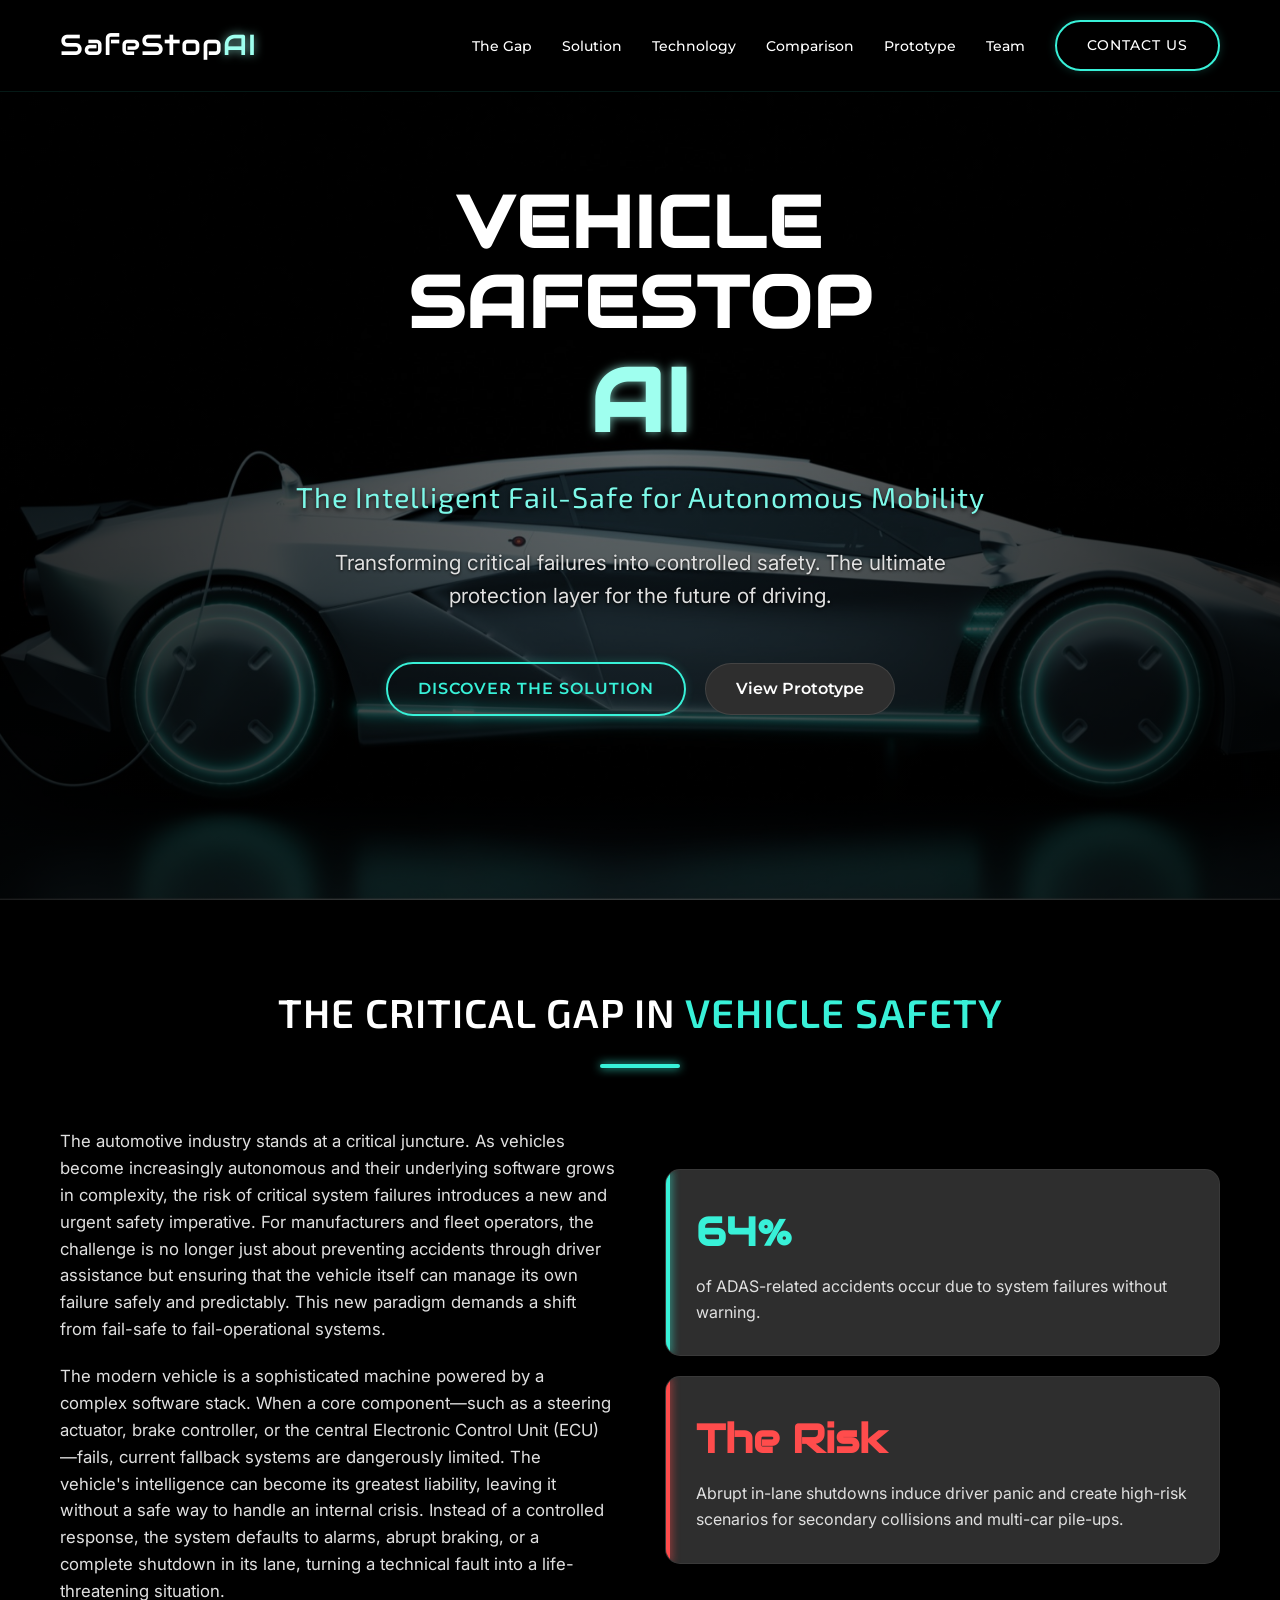
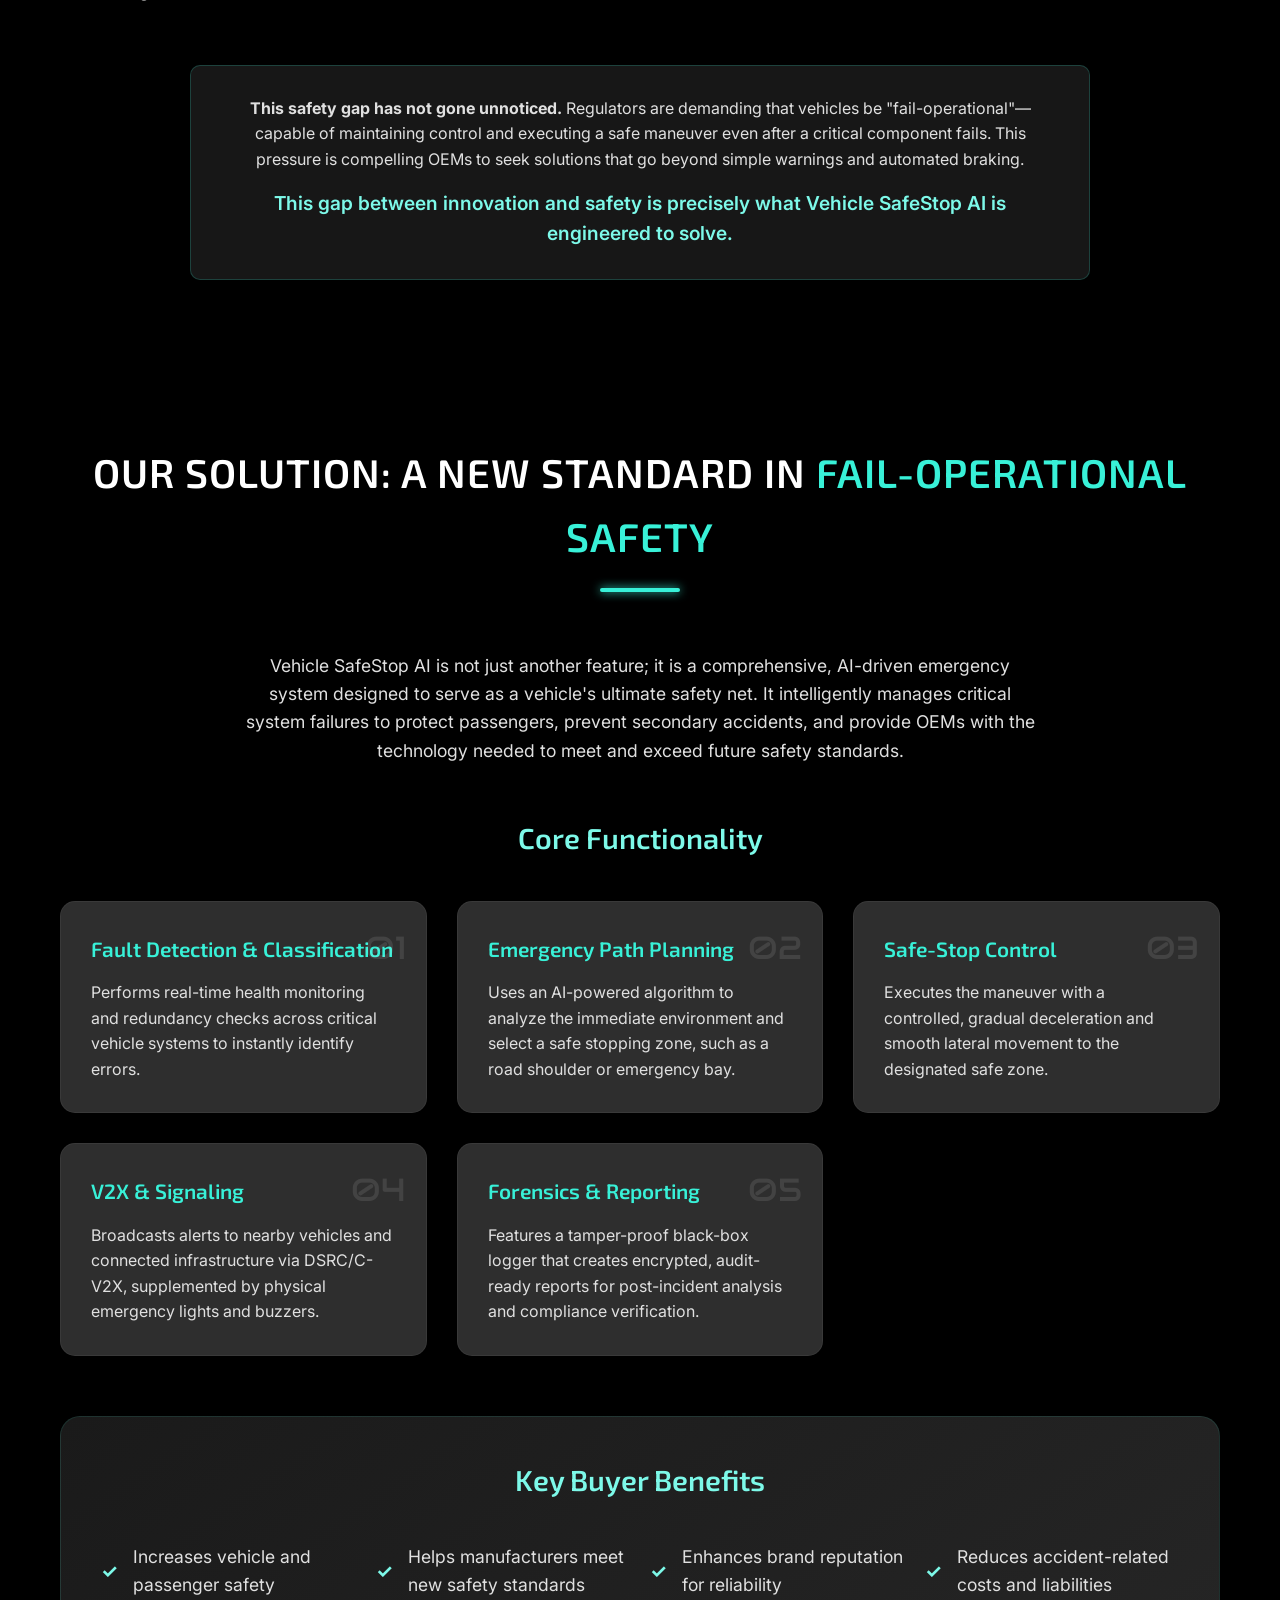
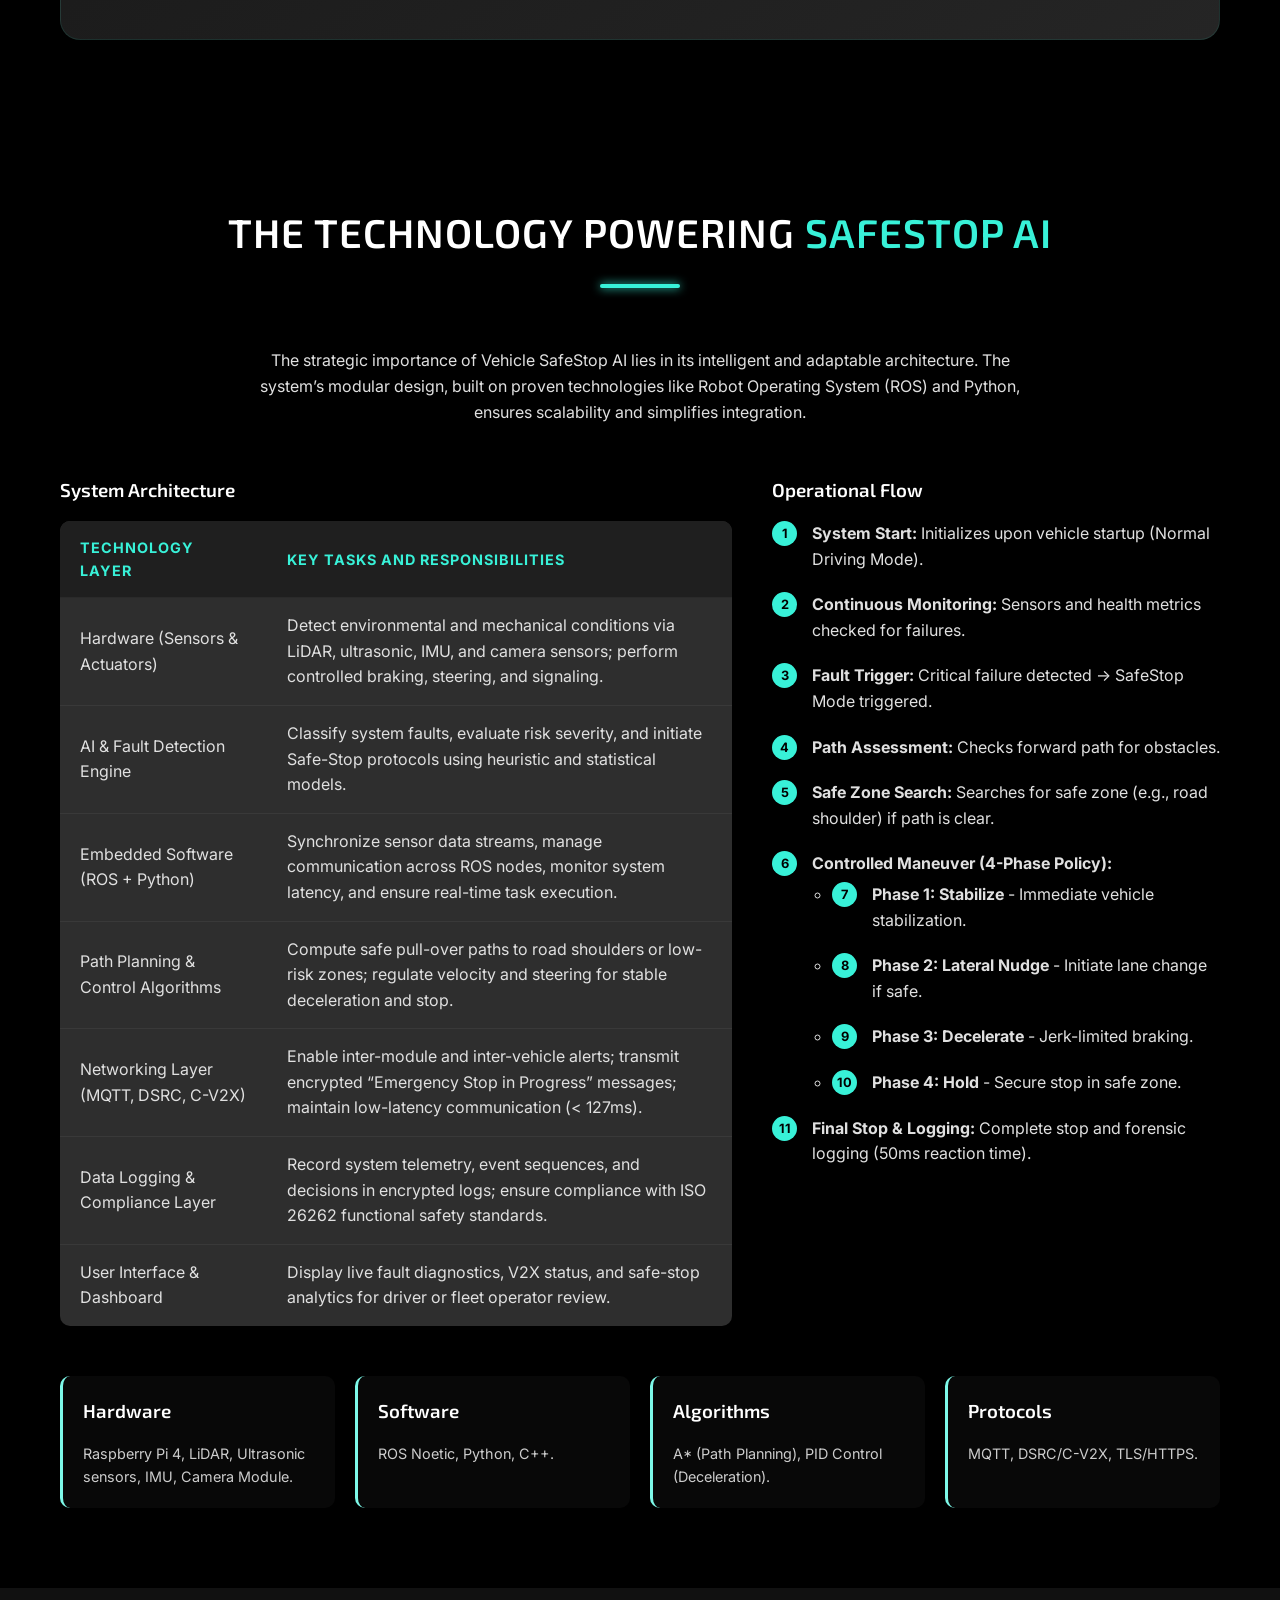
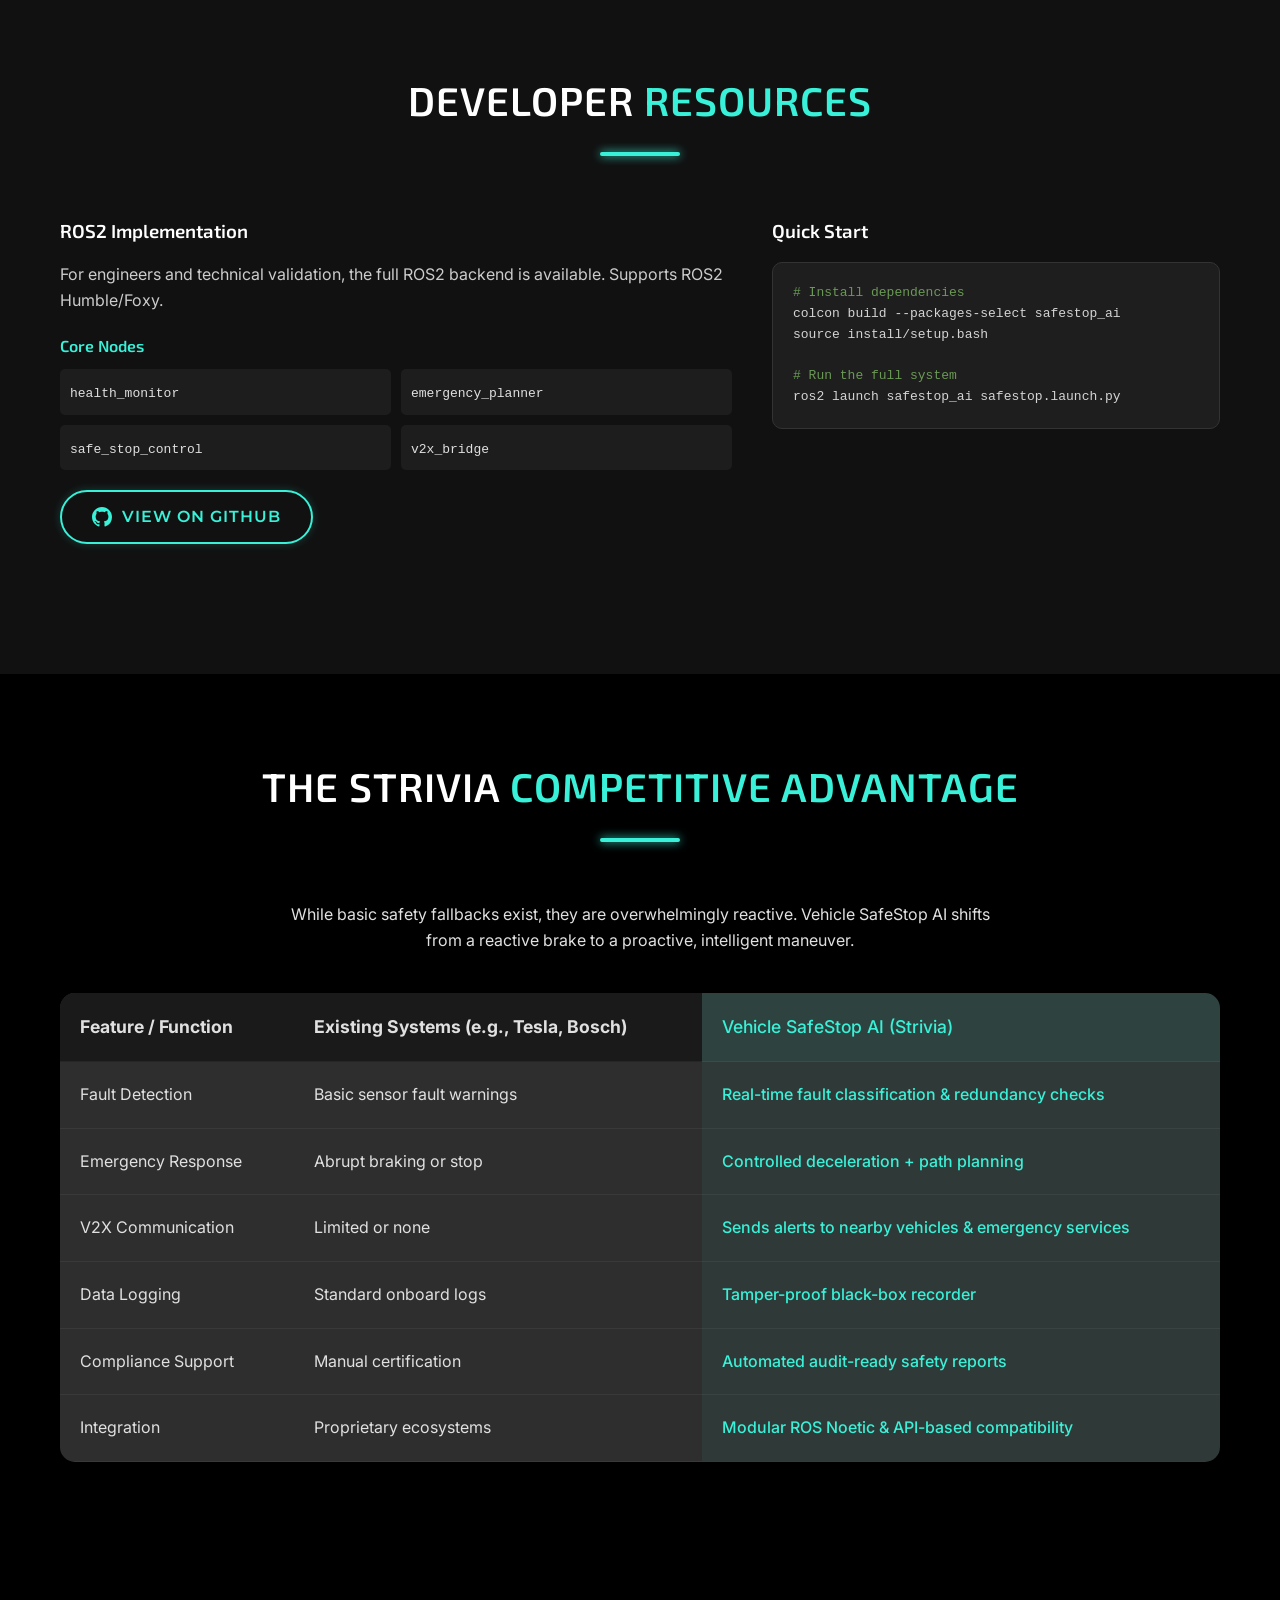
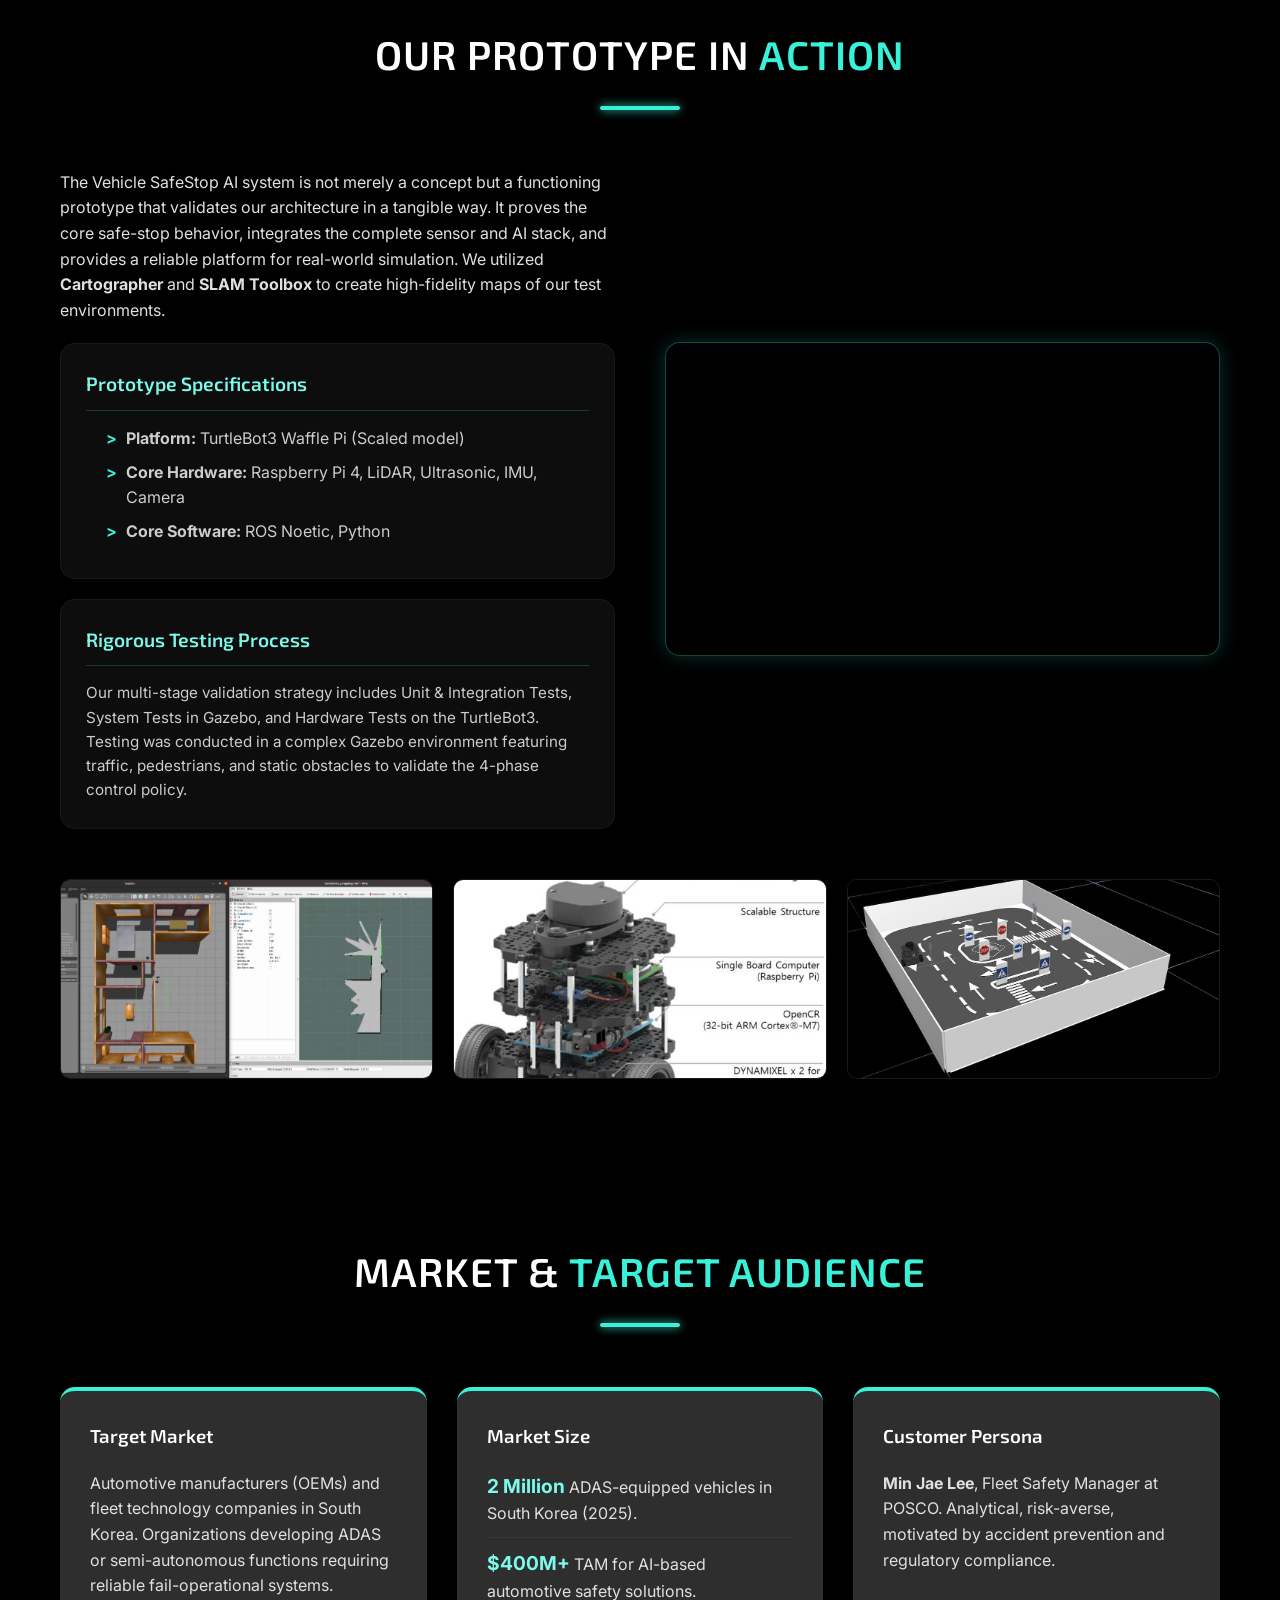
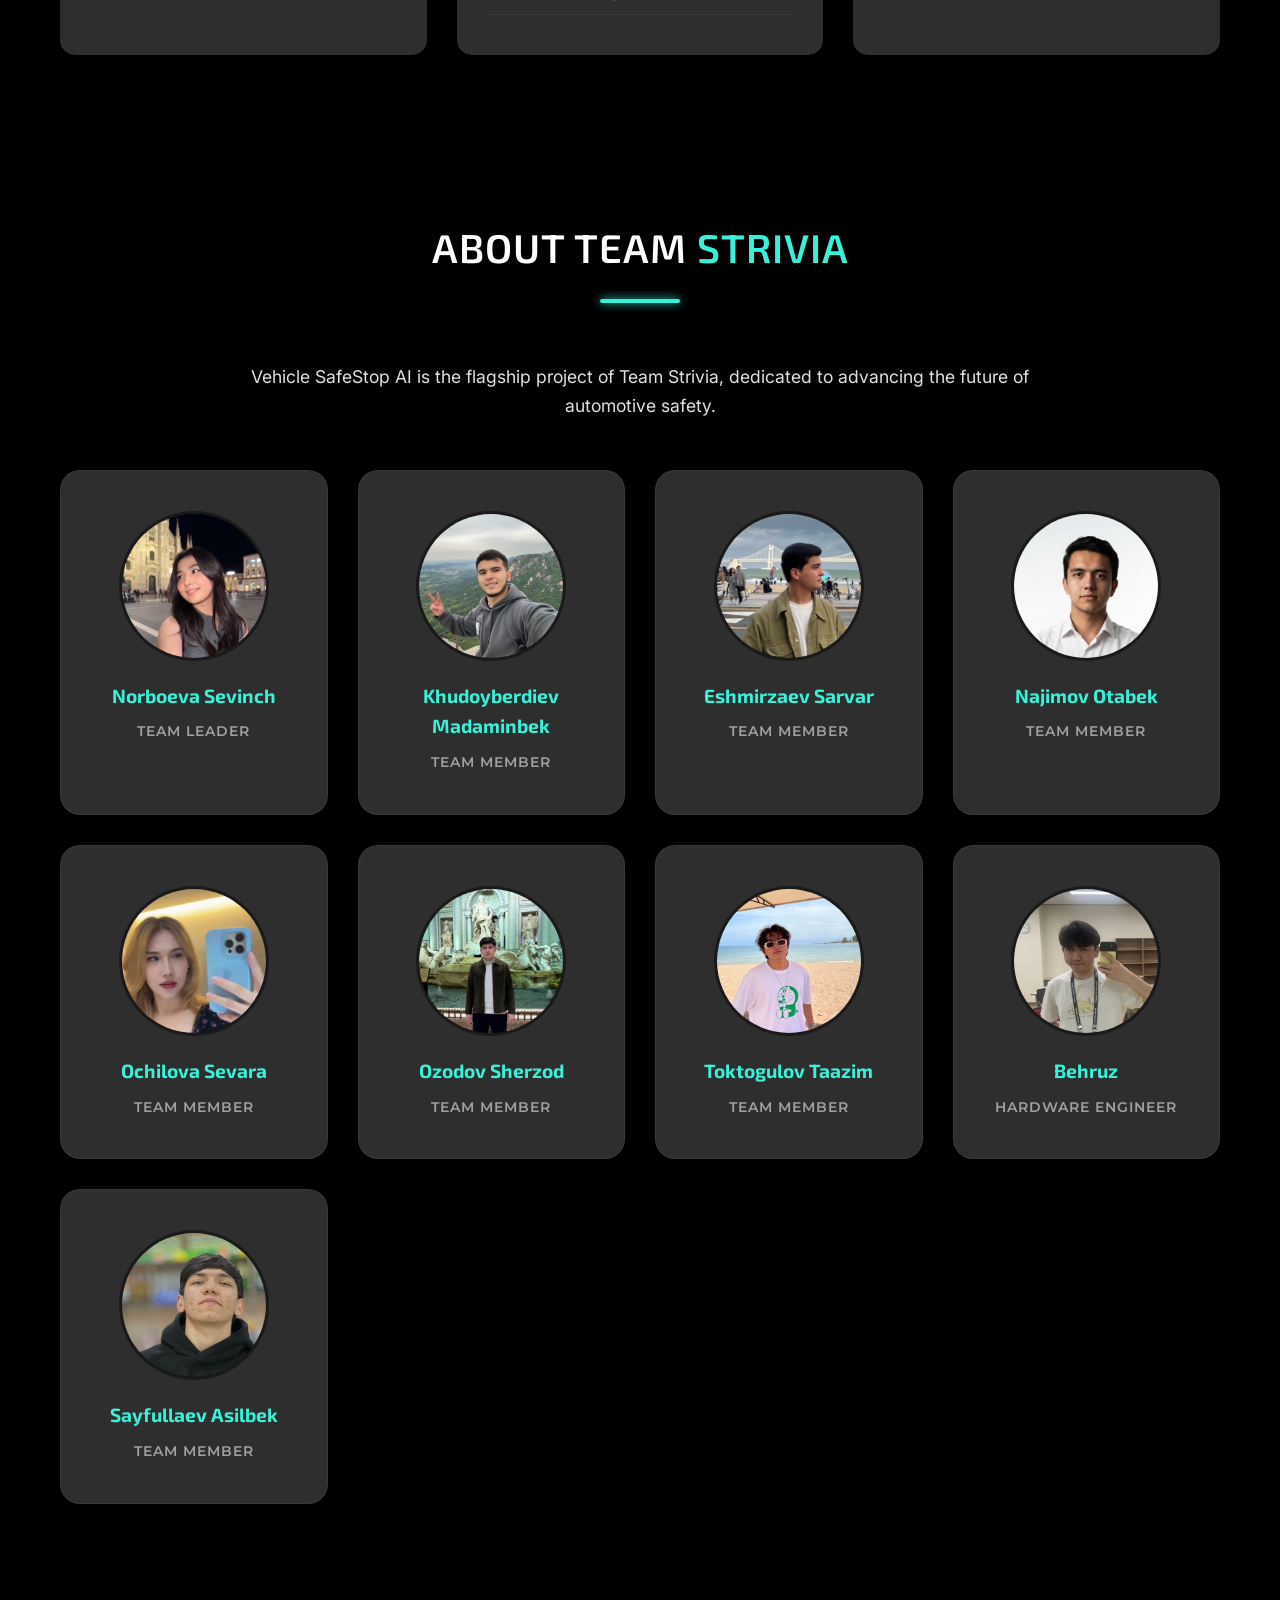
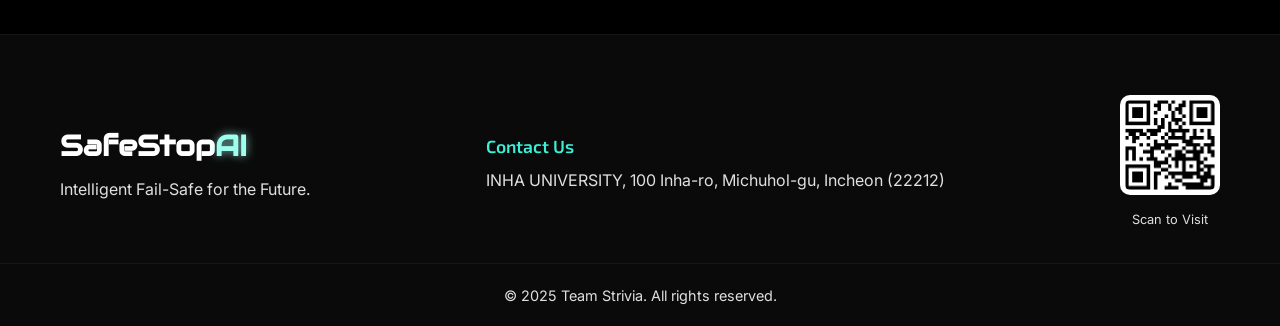
<file: index.html>
<!DOCTYPE html>
<html lang="en">

<head>
    <meta charset="UTF-8">
    <meta name="viewport" content="width=device-width, initial-scale=1.0">
    <title>Vehicle SafeStop AI | Intelligent Fail-Safe for the Future</title>
    <meta name="description"
        content="Vehicle SafeStop AI: Intelligent Fail-Safe for the Future of Driving. A modular fail-safe system for autonomous vehicle safety.">

    <!-- Google Fonts -->
    <link rel="preconnect" href="https://fonts.googleapis.com">
    <link rel="preconnect" href="https://fonts.gstatic.com" crossorigin>
    <link
        href="https://fonts.googleapis.com/css2?family=Audiowide&family=Exo+2:wght@400;600;700&family=Inter:wght@300;400;500&family=Montserrat:wght@500;600&family=Poppins:wght@400;500;600&display=swap"
        rel="stylesheet">

    <link rel="icon" href="assets/images/icons/favicon.svg" type="image/svg+xml">
    <link rel="stylesheet" href="assets/css/style.css">
</head>

<body>

    <!-- Navigation -->
    <nav class="navbar">
        <div class="container nav-container">
            <a href="#" class="logo">SafeStop<span class="neon-text">AI</span></a>
            <button class="mobile-menu-btn" aria-label="Toggle navigation">
                <span></span>
                <span></span>
                <span></span>
            </button>
            <ul class="nav-links">
                <li><a href="#problem">The Gap</a></li>
                <li><a href="#solution">Solution</a></li>
                <li><a href="#technology">Technology</a></li>
                <li><a href="#comparison">Comparison</a></li>
                <li><a href="#prototype">Prototype</a></li>
                <li><a href="#team">Team</a></li>
                <li><a href="#contact" class="btn-primary">Contact Us</a></li>
            </ul>
        </div>
    </nav>

    <!-- Hero Section -->
    <header class="hero">
        <div class="hero-bg-overlay"></div>
        <img src="assets/images/hero/hero-image.jpg" alt="Vehicle SafeStop AI Hero Background" class="hero-bg-img"
            width="1920" height="1080" fetchpriority="high">
        <div class="container hero-content">
            <h1 class="hero-title">Vehicle SafeStop <br><span class="neon-text">AI</span></h1>
            <p class="hero-subtitle">The Intelligent Fail-Safe for Autonomous Mobility</p>
            <p class="hero-description">Transforming critical failures into controlled safety. The ultimate protection
                layer for the future of driving.</p>
            <div class="hero-btns">
                <a href="#solution" class="btn-primary">Discover the Solution</a>
                <a href="#prototype" class="btn-secondary">View Prototype</a>
            </div>
        </div>
        <!-- Using hero-image.png as a background or side element if suitable, here as background via CSS or img tag -->
        <!-- Ideally this would be a background image, but putting it here for structure if needed, or handled in CSS -->
    </header>

    <!-- Problem Section -->
    <section id="problem" class="section problem-section">
        <div class="container">
            <div class="section-header">
                <h2>The Critical Gap in <span class="highlight">Vehicle Safety</span></h2>
                <div class="divider"></div>
            </div>

            <div class="problem-grid">
                <div class="problem-text">
                    <p>The automotive industry stands at a critical juncture. As vehicles become increasingly autonomous
                        and their underlying software grows in complexity, the risk of critical system failures
                        introduces a new and urgent safety imperative. For manufacturers and fleet operators, the
                        challenge is no longer just about preventing accidents through driver assistance but ensuring
                        that the vehicle itself can manage its own failure safely and predictably. This new paradigm
                        demands a shift from fail-safe to fail-operational systems.</p>
                    <p>The modern vehicle is a sophisticated machine powered by a complex software stack. When a core
                        component—such as a steering actuator, brake controller, or the central Electronic Control Unit
                        (ECU)—fails, current fallback systems are dangerously limited. The vehicle's intelligence can
                        become its greatest liability, leaving it without a safe way to handle an internal crisis.
                        Instead of a controlled response, the system defaults to alarms, abrupt braking, or a complete
                        shutdown in its lane, turning a technical fault into a life-threatening situation.</p>
                </div>
                <div class="problem-stats">
                    <div class="stat-card">
                        <h3>64%</h3>
                        <p>of ADAS-related accidents occur due to system failures without warning.</p>
                    </div>
                    <div class="stat-card warning">
                        <h3>The Risk</h3>
                        <p>Abrupt in-lane shutdowns induce driver panic and create high-risk scenarios for secondary
                            collisions and multi-car pile-ups.</p>
                    </div>
                </div>
            </div>

            <div class="problem-footer">
                <p><strong>This safety gap has not gone unnoticed.</strong> Regulators are demanding that vehicles be
                    "fail-operational"—capable of maintaining control and executing a safe maneuver even after a
                    critical component fails. This pressure is compelling OEMs to seek solutions that go beyond simple
                    warnings and automated braking.</p>
                <p class="highlight-text">This gap between innovation and safety is precisely what Vehicle SafeStop AI
                    is engineered to solve.</p>
            </div>
        </div>
    </section>

    <!-- Solution Section -->
    <section id="solution" class="section solution-section">
        <div class="container">
            <div class="section-header">
                <h2>Our Solution: A New Standard in <span class="highlight">Fail-Operational Safety</span></h2>
                <div class="divider"></div>
            </div>

            <div class="solution-intro">
                <p>Vehicle SafeStop AI is not just another feature; it is a comprehensive, AI-driven emergency system
                    designed to serve as a vehicle's ultimate safety net. It intelligently manages critical system
                    failures to protect passengers, prevent secondary accidents, and provide OEMs with the technology
                    needed to meet and exceed future safety standards.</p>
            </div>

            <h3 class="subsection-title">Core Functionality</h3>
            <div class="features-grid">
                <div class="feature-card">
                    <div class="icon-box">01</div>
                    <h4>Fault Detection & Classification</h4>
                    <p>Performs real-time health monitoring and redundancy checks across critical vehicle systems to
                        instantly identify errors.</p>
                </div>
                <div class="feature-card">
                    <div class="icon-box">02</div>
                    <h4>Emergency Path Planning</h4>
                    <p>Uses an AI-powered algorithm to analyze the immediate environment and select a safe stopping
                        zone, such as a road shoulder or emergency bay.</p>
                </div>
                <div class="feature-card">
                    <div class="icon-box">03</div>
                    <h4>Safe-Stop Control</h4>
                    <p>Executes the maneuver with a controlled, gradual deceleration and smooth lateral movement to the
                        designated safe zone.</p>
                </div>
                <div class="feature-card">
                    <div class="icon-box">04</div>
                    <h4>V2X & Signaling</h4>
                    <p>Broadcasts alerts to nearby vehicles and connected infrastructure via DSRC/C-V2X, supplemented by
                        physical emergency lights and buzzers.</p>
                </div>
                <div class="feature-card">
                    <div class="icon-box">05</div>
                    <h4>Forensics & Reporting</h4>
                    <p>Features a tamper-proof black-box logger that creates encrypted, audit-ready reports for
                        post-incident analysis and compliance verification.</p>
                </div>
            </div>

            <div class="benefits-container">
                <h3 class="subsection-title">Key Buyer Benefits</h3>
                <ul class="benefits-list">
                    <li><span class="check-icon">✓</span> Increases vehicle and passenger safety</li>
                    <li><span class="check-icon">✓</span> Helps manufacturers meet new safety standards</li>
                    <li><span class="check-icon">✓</span> Enhances brand reputation for reliability</li>
                    <li><span class="check-icon">✓</span> Reduces accident-related costs and liabilities</li>
                </ul>
            </div>
        </div>
    </section>

    <!-- Technology Section -->
    <section id="technology" class="section tech-section">
        <div class="container">
            <div class="section-header">
                <h2>The Technology Powering <span class="highlight">SafeStop AI</span></h2>
                <div class="divider"></div>
            </div>

            <p class="tech-intro">The strategic importance of Vehicle SafeStop AI lies in its intelligent and adaptable
                architecture. The system’s modular design, built on proven technologies like Robot Operating System
                (ROS) and Python, ensures scalability and simplifies integration.</p>

            <div class="tech-content">
                <div class="tech-architecture">
                    <h3>System Architecture</h3>
                    <div class="table-responsive">
                        <table class="tech-table">
                            <thead>
                                <tr>
                                    <th>Technology Layer</th>
                                    <th>Key Tasks and Responsibilities</th>
                                </tr>
                            </thead>
                            <tbody>
                                <tr>
                                    <td>Hardware (Sensors & Actuators)</td>
                                    <td>Detect environmental and mechanical conditions via LiDAR, ultrasonic, IMU, and
                                        camera sensors; perform controlled braking, steering, and signaling.</td>
                                </tr>
                                <tr>
                                    <td>AI & Fault Detection Engine</td>
                                    <td>Classify system faults, evaluate risk severity, and initiate Safe-Stop protocols
                                        using heuristic and statistical models.</td>
                                </tr>
                                <tr>
                                    <td>Embedded Software (ROS + Python)</td>
                                    <td>Synchronize sensor data streams, manage communication across ROS nodes, monitor
                                        system latency, and ensure real-time task execution.</td>
                                </tr>
                                <tr>
                                    <td>Path Planning & Control Algorithms</td>
                                    <td>Compute safe pull-over paths to road shoulders or low-risk zones; regulate
                                        velocity and steering for stable deceleration and stop.</td>
                                </tr>
                                <tr>
                                    <td>Networking Layer (MQTT, DSRC, C-V2X)</td>
                                    <td class="highlight-col">Enable inter-module and inter-vehicle alerts; transmit
                                        encrypted “Emergency Stop
                                        in Progress” messages; maintain low-latency communication (< 127ms).</td>
                                </tr>
                                <tr>
                                    <td>Data Logging & Compliance Layer</td>
                                    <td>Record system telemetry, event sequences, and decisions in encrypted logs;
                                        ensure compliance with ISO 26262 functional safety standards.</td>
                                </tr>
                                <tr>
                                    <td>User Interface & Dashboard</td>
                                    <td>Display live fault diagnostics, V2X status, and safe-stop analytics for driver
                                        or fleet operator review.</td>
                                </tr>
                            </tbody>
                        </table>
                    </div>
                </div>

                <div class="operational-flow">
                    <h3>Operational Flow</h3>
                    <ol class="flow-steps">
                        <li><strong>System Start:</strong> Initializes upon vehicle startup (Normal Driving Mode).</li>
                        <li><strong>Continuous Monitoring:</strong> Sensors and health metrics checked for failures.
                        </li>
                        <li><strong>Fault Trigger:</strong> Critical failure detected -> SafeStop Mode triggered.</li>
                        <li><strong>Path Assessment:</strong> Checks forward path for obstacles.</li>
                        <li><strong>Safe Zone Search:</strong> Searches for safe zone (e.g., road shoulder) if path is
                            clear.</li>
                        <li><strong>Controlled Maneuver (4-Phase Policy):</strong>
                            <ul style="padding-left: 20px; margin-top: 5px; list-style: circle;">
                                <li><strong>Phase 1: Stabilize</strong> - Immediate vehicle stabilization.</li>
                                <li><strong>Phase 2: Lateral Nudge</strong> - Initiate lane change if safe.</li>
                                <li><strong>Phase 3: Decelerate</strong> - Jerk-limited braking.</li>
                                <li><strong>Phase 4: Hold</strong> - Secure stop in safe zone.</li>
                            </ul>
                        </li>
                        <li><strong>Final Stop & Logging:</strong> Complete stop and forensic logging (50ms reaction
                            time).</li>
                    </ol>
                </div>
            </div>

            <div class="core-tech-grid">
                <div class="tech-item">
                    <h3>Hardware</h3>
                    <p>Raspberry Pi 4, LiDAR, Ultrasonic sensors, IMU, Camera Module.</p>
                </div>
                <div class="tech-item">
                    <h3>Software</h3>
                    <p>ROS Noetic, Python, C++.</p>
                </div>
                <div class="tech-item">
                    <h3>Algorithms</h3>
                    <p>A* (Path Planning), PID Control (Deceleration).</p>
                </div>
                <div class="tech-item">
                    <h3>Protocols</h3>
                    <p>MQTT, DSRC/C-V2X, TLS/HTTPS.</p>
                </div>
            </div>
        </div>
    </section>

    <!-- Developer Resources Section -->
    <section id="developer" class="section dev-section" style="background: #111;">
        <div class="container">
            <div class="section-header">
                <h2>Developer <span class="highlight">Resources</span></h2>
                <div class="divider"></div>
            </div>

            <div class="tech-content">
                <div class="tech-architecture">
                    <h3>ROS2 Implementation</h3>
                    <p style="margin-bottom: 20px; color: #ccc;">For engineers and technical validation, the full ROS2
                        backend is available. Supports ROS2 Humble/Foxy.</p>

                    <h4 style="color: var(--electric-teal); margin-bottom: 10px;">Core Nodes</h4>
                    <ul
                        style="list-style: none; display: grid; grid-template-columns: 1fr 1fr; gap: 10px; margin-bottom: 20px;">
                        <li style="background: rgba(255,255,255,0.05); padding: 10px; border-radius: 5px;">
                            <code>health_monitor</code>
                        </li>
                        <li style="background: rgba(255,255,255,0.05); padding: 10px; border-radius: 5px;">
                            <code>emergency_planner</code>
                        </li>
                        <li style="background: rgba(255,255,255,0.05); padding: 10px; border-radius: 5px;">
                            <code>safe_stop_control</code>
                        </li>
                        <li style="background: rgba(255,255,255,0.05); padding: 10px; border-radius: 5px;">
                            <code>v2x_bridge</code>
                        </li>
                    </ul>

                    <a href="https://github.com/NajimovOtabek/SafeStopAI-demo" target="_blank" class="btn-primary"
                        style="display: inline-flex; align-items: center; gap: 10px;">
                        <svg height="20" width="20" viewBox="0 0 16 16" fill="currentColor">
                            <path
                                d="M8 0C3.58 0 0 3.58 0 8c0 3.54 2.29 6.53 5.47 7.59.4.07.55-.17.55-.38 0-.19-.01-.82-.01-1.49-2.01.37-2.53-.49-2.69-.94-.09-.23-.48-.94-.82-1.13-.28-.15-.68-.52-.01-.53.63-.01 1.08.58 1.23.82.72 1.21 1.87.87 2.33.66.07-.52.28-.87.51-1.07-1.78-.2-3.64-.89-3.64-3.95 0-.87.31-1.59.82-2.15-.08-.2-.36-1.02.08-2.12 0 0 .67-.21 2.2.82.64-.18 1.32-.27 2-.27.68 0 1.36.09 2 .27 1.53-1.04 2.2-.82 2.2-.82.44 1.1.16 1.92.08 2.12.51.56.82 1.27.82 2.15 0 3.07-1.87 3.75-3.65 3.95.29.25.54.73.54 1.48 0 1.07-.01 1.93-.01 2.2 0 .21.15.46.55.38A8.013 8.013 0 0016 8c0-4.42-3.58-8-8-8z">
                            </path>
                        </svg>
                        View on GitHub
                    </a>
                </div>

                <div class="operational-flow">
                    <h3>Quick Start</h3>
                    <div
                        style="background: #1e1e1e; padding: 20px; border-radius: 10px; font-family: monospace; color: #d4d4d4; border: 1px solid #333;">
                        <p style="color: #6a9955;"># Install dependencies</p>
                        <p>colcon build --packages-select safestop_ai</p>
                        <p>source install/setup.bash</p>
                        <br>
                        <p style="color: #6a9955;"># Run the full system</p>
                        <p>ros2 launch safestop_ai safestop.launch.py</p>
                    </div>
                </div>
            </div>
        </div>
    </section>

    <!-- Comparison Section -->
    <section id="comparison" class="section comparison-section">
        <div class="container">
            <div class="section-header">
                <h2>The Strivia <span class="highlight">Competitive Advantage</span></h2>
                <div class="divider"></div>
            </div>

            <p class="comparison-intro">While basic safety fallbacks exist, they are overwhelmingly reactive. Vehicle
                SafeStop AI shifts from a reactive brake to a proactive, intelligent maneuver.</p>

            <div class="table-responsive">
                <table class="comparison-table">
                    <thead>
                        <tr>
                            <th>Feature / Function</th>
                            <th>Existing Systems (e.g., Tesla, Bosch)</th>
                            <th class="highlight-col">Vehicle SafeStop AI (Strivia)</th>
                        </tr>
                    </thead>
                    <tbody>
                        <tr>
                            <td>Fault Detection</td>
                            <td>Basic sensor fault warnings</td>
                            <td class="highlight-col">Real-time fault classification & redundancy checks</td>
                        </tr>
                        <tr>
                            <td>Emergency Response</td>
                            <td>Abrupt braking or stop</td>
                            <td class="highlight-col">Controlled deceleration + path planning</td>
                        </tr>
                        <tr>
                            <td>V2X Communication</td>
                            <td>Limited or none</td>
                            <td class="highlight-col">Sends alerts to nearby vehicles & emergency services</td>
                        </tr>
                        <tr>
                            <td>Data Logging</td>
                            <td>Standard onboard logs</td>
                            <td class="highlight-col">Tamper-proof black-box recorder</td>
                        </tr>
                        <tr>
                            <td>Compliance Support</td>
                            <td>Manual certification</td>
                            <td class="highlight-col">Automated audit-ready safety reports</td>
                        </tr>
                        <tr>
                            <td>Integration</td>
                            <td>Proprietary ecosystems</td>
                            <td class="highlight-col">Modular ROS Noetic & API-based compatibility</td>
                        </tr>
                    </tbody>
                </table>
            </div>
        </div>
    </section>

    <!-- Prototype Section -->
    <section id="prototype" class="section prototype-section">
        <div class="container">
            <div class="section-header">
                <h2>Our Prototype in <span class="highlight">Action</span></h2>
                <div class="divider"></div>
            </div>

            <div class="prototype-content">
                <div class="prototype-text">
                    <p>The Vehicle SafeStop AI system is not merely a concept but a functioning prototype that validates
                        our architecture in a tangible way. It proves the core safe-stop behavior, integrates the
                        complete sensor and AI stack, and provides a reliable platform for real-world simulation. We
                        utilized <strong>Cartographer</strong> and <strong>SLAM Toolbox</strong> to create high-fidelity
                        maps of our test environments.</p>

                    <div class="prototype-specs">
                        <h3>Prototype Specifications</h3>
                        <ul>
                            <li><strong>Platform:</strong> TurtleBot3 Waffle Pi (Scaled model)</li>
                            <li><strong>Core Hardware:</strong> Raspberry Pi 4, LiDAR, Ultrasonic, IMU, Camera</li>
                            <li><strong>Core Software:</strong> ROS Noetic, Python</li>
                        </ul>
                    </div>

                    <div class="validation-strategy">
                        <h3>Rigorous Testing Process</h3>
                        <p>Our multi-stage validation strategy includes Unit & Integration Tests, System Tests in
                            Gazebo, and Hardware Tests on the TurtleBot3. Testing was conducted in a complex Gazebo
                            environment featuring traffic, pedestrians, and static obstacles to validate the 4-phase
                            control policy.</p>
                    </div>
                </div>
                <div class="video-wrapper">
                    <iframe width="560" height="315" src="https://www.youtube.com/embed/mTihTNkBqGs?si=Subnatil"
                        title="Vehicle SafeStop AI Demo" frameborder="0"
                        allow="accelerometer; autoplay; clipboard-write; encrypted-media; gyroscope; picture-in-picture; web-share"
                        allowfullscreen></iframe>
                </div>
            </div>

            <!-- Additional Images Gallery if needed -->
            <div class="gallery-grid">
                <img src="assets/images/prototype/gazebo-house-world-rviz-map.jpeg" alt="Gazebo Simulation"
                    class="gallery-img" width="400" height="300">
                <img src="assets/images/prototype/turtlebot3-burger-labeled-components.jpeg" alt="TurtleBot Components"
                    class="gallery-img" width="400" height="300">
                <img src="assets/images/prototype/simulation-traffic-test-track.jpeg" alt="Simulation Track"
                    class="gallery-img" width="400" height="300">
            </div>
        </div>
    </section>

    <!-- Market Section -->
    <section id="market" class="section market-section">
        <div class="container">
            <div class="section-header">
                <h2>Market & <span class="highlight">Target Audience</span></h2>
                <div class="divider"></div>
            </div>

            <div class="market-grid">
                <div class="market-card">
                    <h3>Target Market</h3>
                    <p>Automotive manufacturers (OEMs) and fleet technology companies in South Korea. Organizations
                        developing ADAS or semi-autonomous functions requiring reliable fail-operational systems.</p>
                </div>
                <div class="market-card">
                    <h3>Market Size</h3>
                    <ul class="market-list">
                        <li><strong>2 Million</strong> ADAS-equipped vehicles in South Korea (2025).</li>
                        <li><strong>$400M+</strong> TAM for AI-based automotive safety solutions.</li>
                    </ul>
                </div>
                <div class="market-card">
                    <h3>Customer Persona</h3>
                    <p><strong>Min Jae Lee</strong>, Fleet Safety Manager at POSCO. Analytical, risk-averse, motivated
                        by accident prevention and regulatory compliance.</p>
                </div>
            </div>
        </div>
    </section>

    <!-- Team Section -->
    <section id="team" class="section team-section">
        <div class="container">
            <div class="section-header">
                <h2>About Team <span class="highlight">Strivia</span></h2>
                <div class="divider"></div>
            </div>

            <p class="team-intro">Vehicle SafeStop AI is the flagship project of Team Strivia, dedicated to advancing
                the future of automotive safety.</p>

            <div class="team-grid">
                <!-- Team Leader -->
                <div class="team-card">
                    <div class="team-img-wrapper">
                        <img src="assets/images/team/sevinch.jpg" alt="Norboeva Sevinch" class="team-member-img"
                            width="150" height="150">
                    </div>
                    <h4 class="team-name">Norboeva Sevinch</h4>
                    <p class="team-role">Team Leader</p>
                </div>

                <!-- Team Members with Images -->
                <div class="team-card">
                    <div class="team-img-wrapper">
                        <img src="assets/images/team/muhammadamin.jpg" alt="Khudoyberdiev Madaminbek"
                            class="team-member-img" width="150" height="150">
                    </div>
                    <h4 class="team-name">Khudoyberdiev Madaminbek</h4>
                    <p class="team-role">Team Member</p>
                </div>

                <div class="team-card">
                    <div class="team-img-wrapper">
                        <img src="assets/images/team/Sarvar.jpg" alt="Eshmirzaev Sarvar" class="team-member-img"
                            width="150" height="150">
                    </div>
                    <h4 class="team-name">Eshmirzaev Sarvar</h4>
                    <p class="team-role">Team Member</p>
                </div>

                <!-- Otabek (4th Position) -->
                <div class="team-card">
                    <div class="team-img-wrapper">
                        <img src="assets/images/team/Otabek.jpg" alt="Najimov Otabek" class="team-member-img"
                            width="150" height="150">
                    </div>
                    <h4 class="team-name">Najimov Otabek</h4>
                    <p class="team-role">Team Member</p>
                </div>

                <div class="team-card">
                    <div class="team-img-wrapper">
                        <img src="assets/images/team/sevara.jpg" alt="Ochilova Sevara" class="team-member-img"
                            width="150" height="150">
                    </div>
                    <h4 class="team-name">Ochilova Sevara</h4>
                    <p class="team-role">Team Member</p>
                </div>

                <div class="team-card">
                    <div class="team-img-wrapper">
                        <img src="assets/images/team/sherzod.jpg" alt="Ozodov Sherzod" class="team-member-img"
                            width="150" height="150">
                    </div>
                    <h4 class="team-name">Ozodov Sherzod</h4>
                    <p class="team-role">Team Member</p>
                </div>

                <div class="team-card">
                    <div class="team-img-wrapper">
                        <img src="assets/images/team/Toktogulov Taazim.jpg" alt="Toktogulov Taazim"
                            class="team-member-img" width="150" height="150">
                    </div>
                    <h4 class="team-name">Toktogulov Taazim</h4>
                    <p class="team-role">Team Member</p>
                </div>

                <!-- Member 8: Behruz -->
                <div class="team-card">
                    <div class="team-img-wrapper">
                        <img src="assets/images/team/behruz.jpg" alt="Behruz" class="team-member-img" width="150"
                            height="150">
                    </div>
                    <h3 class="team-name">Behruz</h3>
                    <p class="team-role">Hardware Engineer</p>
                </div>

                <div class="team-card">
                    <div class="team-img-wrapper">
                        <img src="assets/images/team/Sayfullaev Asilbek.jpg" alt="Sayfullaev Asilbek"
                            class="team-member-img" width="150" height="150">
                    </div>
                    <h3 class="team-name">Sayfullaev Asilbek</h3>
                    <p class="team-role">Team Member</p>
                </div>
            </div>
        </div>
    </section>

    <!-- Footer -->
    <footer id="contact" class="footer">
        <div class="container footer-content">
            <div class="footer-logo">
                <h3>SafeStop<span class="neon-text">AI</span></h3>
                <p>Intelligent Fail-Safe for the Future.</p>
            </div>
            <div class="footer-contact">
                <h4>Contact Us</h4>
                <p>INHA UNIVERSITY, 100 Inha-ro, Michuhol-gu, Incheon (22212)</p>
            </div>
            <div class="footer-qr">
                <img src="assets/images/icons/site-qr-code.png" alt="Scan to Visit Site" class="qr-code-img" width="100"
                    height="100">
                <p>Scan to Visit</p>
            </div>
        </div>
        <div class="footer-bottom">
            <p>&copy; 2025 Team Strivia. All rights reserved.</p>
        </div>
    </footer>

    <script src="assets/js/script.js"></script>
</body>

</html>
</file>
<file: assets/css/style.css>
:root {
    /* Color System */
    --primary-bg: #000000;
    --logo-accent: #9FFFEF;
    --electric-teal: #38F1D8;
    --secondary-mint: #7DF9E9;
    --pure-white: #FFFFFF;
    --graphite-gray: #2E2E2E;
    --placeholder-gray: #A0A0A0;
    --text-color: #E0E0E0;

    /* Fonts */
    --font-main-title: 'Audiowide', cursive;
    /* Fallback for Eurostile */
    --font-heading: 'Exo 2', sans-serif;
    --font-body: 'Inter', sans-serif;
    --font-ui: 'Montserrat', sans-serif;

    /* Spacing */
    --section-padding: 80px 0;
    --container-width: 1200px;
}

* {
    margin: 0;
    padding: 0;
    box-sizing: border-box;
}

body {
    background-color: var(--primary-bg);
    color: var(--text-color);
    font-family: var(--font-body);
    line-height: 1.6;
    overflow-x: hidden;
}

h1,
h2,
h3,
h4,
h5,
h6 {
    color: var(--pure-white);
    font-family: var(--font-heading);
    font-weight: 600;
    margin-bottom: 1rem;
}

a {
    text-decoration: none;
    color: inherit;
    transition: all 0.3s ease;
}

ul {
    list-style: none;
}

.container {
    max-width: var(--container-width);
    margin: 0 auto;
    padding: 0 20px;
}

.section {
    padding: var(--section-padding);
}

.neon-text {
    color: var(--logo-accent);
    text-shadow: 0 0 10px rgba(159, 255, 239, 0.7);
}

.highlight {
    color: var(--electric-teal);
}

/* Navigation */
.navbar {
    position: fixed;
    top: 0;
    left: 0;
    width: 100%;
    background: rgba(0, 0, 0, 0.9);
    backdrop-filter: blur(10px);
    z-index: 1000;
    padding: 20px 0;
    border-bottom: 1px solid rgba(56, 241, 216, 0.1);
}

.nav-container {
    display: flex;
    justify-content: space-between;
    align-items: center;
}

.logo {
    font-family: var(--font-main-title);
    font-size: 1.8rem;
    color: var(--pure-white);
    letter-spacing: 1px;
}

.nav-links {
    display: flex;
    gap: 30px;
    align-items: center;
}

.nav-links li a {
    font-family: var(--font-ui);
    font-size: 0.9rem;
    font-weight: 500;
    color: var(--pure-white);
    position: relative;
}

.nav-links li a:hover {
    color: var(--electric-teal);
    text-shadow: 0 0 8px rgba(56, 241, 216, 0.5);
}

.mobile-menu-btn {
    display: none;
    background: none;
    border: none;
    cursor: pointer;
}

.mobile-menu-btn span {
    display: block;
    width: 25px;
    height: 3px;
    background-color: var(--pure-white);
    margin: 5px 0;
    transition: 0.3s;
}

/* Buttons */
.btn-primary {
    display: inline-block;
    padding: 12px 30px;
    background: transparent;
    border: 2px solid var(--electric-teal);
    color: var(--electric-teal);
    font-family: var(--font-ui);
    font-weight: 600;
    border-radius: 30px;
    /* Rounded corners */
    box-shadow: 0 0 10px rgba(56, 241, 216, 0.2);
    text-transform: uppercase;
    letter-spacing: 1px;
}

.btn-primary:hover {
    background: var(--electric-teal);
    color: var(--primary-bg);
    box-shadow: 0 0 20px rgba(56, 241, 216, 0.6);
}

.btn-secondary {
    display: inline-block;
    padding: 12px 30px;
    background: var(--graphite-gray);
    color: var(--pure-white);
    font-family: var(--font-ui);
    font-weight: 600;
    border-radius: 30px;
    border: 1px solid rgba(255, 255, 255, 0.1);
    margin-left: 15px;
}

.btn-secondary:hover {
    background: #3a3a3a;
    border-color: var(--pure-white);
}

/* Hero Section */
.hero {
    position: relative;
    height: 100vh;
    display: flex;
    align-items: center;
    justify-content: center;
    text-align: center;
    overflow: hidden;
    /* Removed background-image as we now use an <img> tag */
}

.hero-bg-img {
    position: absolute;
    top: 0;
    left: 0;
    width: 100%;
    height: 100%;
    object-fit: cover;
    z-index: -2;
    filter: brightness(0.6);
    /* Darken the image slightly */
}

.hero-bg-overlay {
    position: absolute;
    top: 0;
    left: 0;
    width: 100%;
    height: 100%;
    background: radial-gradient(circle at center, rgba(0, 0, 0, 0.3) 0%, rgba(0, 0, 0, 0.8) 100%);
    z-index: -1;
}

.hero-content {
    position: relative;
    z-index: 1;
    max-width: 800px;
    padding: 0 20px;
    animation: fadeInUp 1s ease-out;
}

.hero-title {
    font-family: var(--font-main-title);
    font-size: 4.5rem;
    line-height: 1.1;
    margin-bottom: 25px;
    text-transform: uppercase;
    letter-spacing: 2px;
    text-shadow: 0 0 20px rgba(0, 0, 0, 0.8);
}

.hero-title .neon-text {
    font-size: 5.5rem;
    /* Make AI larger */
    display: inline-block;
    margin-top: 10px;
}

.hero-subtitle {
    font-family: var(--font-heading);
    font-size: 1.8rem;
    color: var(--secondary-mint);
    margin-bottom: 25px;
    font-weight: 400;
    text-shadow: 0 2px 4px rgba(0, 0, 0, 0.8);
    letter-spacing: 1px;
}

.hero-description {
    font-size: 1.3rem;
    margin-bottom: 50px;
    max-width: 700px;
    color: #e0e0e0;
    line-height: 1.6;
    text-shadow: 0 1px 3px rgba(0, 0, 0, 0.9);
    margin-left: auto;
    margin-right: auto;
}

/* Section Headers */
.section-header {
    text-align: center;
    margin-bottom: 60px;
}

.section-header h2 {
    font-size: 2.5rem;
    text-transform: uppercase;
    letter-spacing: 1px;
}

.divider {
    width: 80px;
    height: 4px;
    background: var(--electric-teal);
    margin: 20px auto 0;
    box-shadow: 0 0 10px var(--electric-teal);
    border-radius: 2px;
}

/* Problem Section */
.problem-grid {
    display: grid;
    grid-template-columns: 1fr 1fr;
    gap: 50px;
    align-items: center;
}

.problem-text p {
    margin-bottom: 20px;
    font-size: 1.05rem;
}

.stat-card {
    background: var(--graphite-gray);
    padding: 30px;
    border-radius: 15px;
    border: 1px solid rgba(255, 255, 255, 0.05);
    margin-bottom: 20px;
    position: relative;
    overflow: hidden;
}

.stat-card::before {
    content: '';
    position: absolute;
    top: 0;
    left: 0;
    width: 4px;
    height: 100%;
    background: var(--electric-teal);
    box-shadow: 0 0 10px var(--electric-teal);
}

.stat-card.warning::before {
    background: #FF4C4C;
    /* Warning Red */
    box-shadow: 0 0 10px #FF4C4C;
}

.stat-card h3 {
    font-size: 2.5rem;
    color: var(--electric-teal);
    margin-bottom: 10px;
    font-family: var(--font-main-title);
}

.stat-card.warning h3 {
    color: #FF4C4C;
}

.problem-footer {
    margin-top: 40px;
    text-align: center;
    max-width: 900px;
    margin-left: auto;
    margin-right: auto;
    background: rgba(46, 46, 46, 0.5);
    padding: 30px;
    border-radius: 10px;
    border: 1px solid rgba(56, 241, 216, 0.2);
}

.highlight-text {
    color: var(--secondary-mint);
    font-weight: 600;
    font-size: 1.2rem;
    margin-top: 15px;
}

/* Solution Section */
.solution-intro {
    text-align: center;
    max-width: 800px;
    margin: 0 auto 50px;
    font-size: 1.1rem;
}

.subsection-title {
    text-align: center;
    margin-bottom: 40px;
    color: var(--secondary-mint);
    font-size: 1.8rem;
}

.features-grid {
    display: grid;
    grid-template-columns: repeat(auto-fit, minmax(300px, 1fr));
    gap: 30px;
    margin-bottom: 60px;
}

.feature-card {
    background: var(--graphite-gray);
    padding: 30px;
    border-radius: 15px;
    transition: transform 0.3s ease, box-shadow 0.3s ease;
    border: 1px solid rgba(255, 255, 255, 0.05);
    position: relative;
}

.feature-card:hover {
    transform: translateY(-5px);
    box-shadow: 0 10px 30px rgba(0, 0, 0, 0.5);
    border-color: var(--electric-teal);
}

.icon-box {
    font-family: var(--font-main-title);
    font-size: 2rem;
    color: rgba(255, 255, 255, 0.1);
    position: absolute;
    top: 20px;
    right: 20px;
}

.feature-card h4 {
    color: var(--electric-teal);
    margin-bottom: 15px;
    font-size: 1.3rem;
}

.benefits-container {
    background: linear-gradient(145deg, #1a1a1a, #252525);
    padding: 40px;
    border-radius: 20px;
    border: 1px solid rgba(56, 241, 216, 0.1);
}

.benefits-list {
    display: grid;
    grid-template-columns: repeat(auto-fit, minmax(250px, 1fr));
    gap: 20px;
}

.benefits-list li {
    display: flex;
    align-items: center;
    font-size: 1.1rem;
}

.check-icon {
    color: var(--secondary-mint);
    margin-right: 15px;
    font-weight: bold;
    font-size: 1.2rem;
}

/* Technology Section */
.tech-intro {
    text-align: center;
    max-width: 800px;
    margin: 0 auto 50px;
}

.tech-content {
    display: grid;
    grid-template-columns: 1.5fr 1fr;
    gap: 40px;
    margin-bottom: 50px;
}

.tech-table {
    width: 100%;
    border-collapse: collapse;
    background: var(--graphite-gray);
    border-radius: 10px;
    overflow: hidden;
}

.tech-table th,
.tech-table td {
    padding: 15px 20px;
    text-align: left;
    border-bottom: 1px solid rgba(255, 255, 255, 0.05);
}

.tech-table th {
    background: #1f1f1f;
    color: var(--electric-teal);
    text-transform: uppercase;
    font-size: 0.9rem;
    letter-spacing: 1px;
}

.tech-table tr:last-child td {
    border-bottom: none;
}

.flow-steps {
    list-style: none;
    counter-reset: flow-counter;
}

.flow-steps li {
    position: relative;
    padding-left: 40px;
    margin-bottom: 20px;
}

.flow-steps li::before {
    counter-increment: flow-counter;
    content: counter(flow-counter);
    position: absolute;
    left: 0;
    top: 0;
    width: 25px;
    height: 25px;
    background: var(--electric-teal);
    color: var(--primary-bg);
    border-radius: 50%;
    text-align: center;
    line-height: 25px;
    font-weight: bold;
    font-size: 0.8rem;
}

.core-tech-grid {
    display: grid;
    grid-template-columns: repeat(auto-fit, minmax(200px, 1fr));
    gap: 20px;
}

.tech-item {
    background: rgba(255, 255, 255, 0.03);
    padding: 20px;
    border-radius: 10px;
    border-left: 3px solid var(--secondary-mint);
}

.tech-item h5 {
    color: var(--secondary-mint);
    margin-bottom: 5px;
    font-size: 1rem;
}

.tech-item p {
    font-size: 0.9rem;
    color: #ccc;
}

.footer-bottom p {
    font-size: 0.9rem;
    color: #e0e0e0;
    /* Improved contrast */
}

/* Comparison Section */
.comparison-intro {
    text-align: center;
    max-width: 700px;
    margin: 0 auto 40px;
}

.comparison-table {
    width: 100%;
    border-collapse: collapse;
    background: var(--graphite-gray);
    border-radius: 15px;
    overflow: hidden;
}

.comparison-table th,
.comparison-table td {
    padding: 20px;
    text-align: left;
    border-bottom: 1px solid rgba(255, 255, 255, 0.05);
}

.comparison-table th {
    background: #1a1a1a;
    font-size: 1.1rem;
}

.comparison-table .highlight-col {
    background: rgba(56, 241, 216, 0.05);
    color: var(--electric-teal);
    font-weight: 500;
}

.comparison-table th.highlight-col {
    background: rgba(56, 241, 216, 0.1);
    color: var(--electric-teal);
}

/* Prototype Section */
.prototype-content {
    display: grid;
    grid-template-columns: 1fr 1fr;
    gap: 50px;
    align-items: center;
    margin-bottom: 50px;
}

.prototype-text {
    display: flex;
    flex-direction: column;
    gap: 20px;
}

.prototype-specs,
.validation-strategy {
    background: rgba(255, 255, 255, 0.05);
    padding: 25px;
    border-radius: 15px;
    border: 1px solid rgba(255, 255, 255, 0.05);
    transition: transform 0.3s ease, border-color 0.3s ease;
}

.prototype-specs:hover,
.validation-strategy:hover {
    transform: translateY(-5px);
    border-color: var(--electric-teal);
    box-shadow: 0 5px 15px rgba(0, 0, 0, 0.3);
}

.prototype-specs h3,
.validation-strategy h3 {
    color: var(--secondary-mint);
    font-size: 1.2rem;
    margin-bottom: 15px;
    border-bottom: 1px solid rgba(56, 241, 216, 0.2);
    padding-bottom: 10px;
}

.prototype-specs ul {
    padding-left: 20px;
    list-style: none;
}

.prototype-specs li {
    position: relative;
    padding-left: 20px;
    margin-bottom: 8px;
    color: #ccc;
}

.prototype-specs li::before {
    content: '>';
    position: absolute;
    left: 0;
    color: var(--electric-teal);
    font-weight: bold;
}

.validation-strategy p {
    color: #ccc;
    font-size: 0.95rem;
    line-height: 1.6;
}

.prototype-img {
    width: 100%;
    border-radius: 15px;
    box-shadow: 0 0 20px rgba(56, 241, 216, 0.2);
    border: 1px solid rgba(56, 241, 216, 0.3);
}

.img-caption {
    text-align: center;
    margin-top: 10px;
    font-size: 0.9rem;
    color: var(--placeholder-gray);
    font-style: italic;
}

.gallery-grid {
    display: grid;
    grid-template-columns: repeat(auto-fit, minmax(250px, 1fr));
    gap: 20px;
}

.gallery-img {
    width: 100%;
    height: 200px;
    object-fit: cover;
    border-radius: 10px;
    transition: transform 0.3s;
    border: 1px solid rgba(255, 255, 255, 0.1);
}

.gallery-img:hover {
    transform: scale(1.03);
    border-color: var(--secondary-mint);
}

/* Market Section */
.market-grid {
    display: grid;
    grid-template-columns: repeat(auto-fit, minmax(300px, 1fr));
    gap: 30px;
}

.market-card {
    background: var(--graphite-gray);
    padding: 30px;
    border-radius: 15px;
    border-top: 4px solid var(--electric-teal);
}

.market-card h3 {
    color: var(--pure-white);
    margin-bottom: 20px;
}

.market-list li {
    margin-bottom: 10px;
    border-bottom: 1px solid rgba(255, 255, 255, 0.05);
    padding-bottom: 10px;
}

.market-list strong {
    color: var(--secondary-mint);
    font-size: 1.2rem;
}

/* Team Section */
.team-intro {
    text-align: center;
    margin-bottom: 50px;
    font-size: 1.1rem;
    max-width: 800px;
    margin-left: auto;
    margin-right: auto;
}

.team-grid {
    display: grid;
    grid-template-columns: repeat(auto-fit, minmax(250px, 1fr));
    gap: 30px;
    margin-bottom: 50px;
}

.team-card {
    background: var(--graphite-gray);
    /* Keep dark background */
    padding: 40px 20px;
    border-radius: 20px;
    text-align: center;
    border: 1px solid rgba(255, 255, 255, 0.05);
    transition: all 0.3s ease;
    position: relative;
    overflow: hidden;
}

.team-card:hover {
    transform: translateY(-10px);
    box-shadow: 0 10px 30px rgba(56, 241, 216, 0.15);
    border-color: var(--electric-teal);
}

.team-img-wrapper {
    width: 150px;
    height: 150px;
    margin: 0 auto 20px;
    border-radius: 50%;
    overflow: hidden;
    border: 3px solid rgba(255, 255, 255, 0.1);
    transition: all 0.3s ease;
    background: #000;
}

.team-card:hover .team-img-wrapper {
    border-color: var(--electric-teal);
    box-shadow: 0 0 15px rgba(56, 241, 216, 0.3);
}

.team-member-img {
    width: 100%;
    height: 100%;
    object-fit: cover;
    object-position: top;
    /* Ensure faces are visible */
    transition: transform 0.5s ease;
}

.team-card:hover .team-member-img {
    transform: scale(1.1);
}

.team-member-img.placeholder {
    padding: 30px;
    /* Adjust for SVG icon */
    object-fit: contain;
}

.team-name {
    font-family: var(--font-heading);
    color: var(--electric-teal);
    /* Neon color for name */
    font-size: 1.2rem;
    margin-bottom: 10px;
    font-weight: 700;
}

.team-role {
    font-family: var(--font-ui);
    color: var(--placeholder-gray);
    font-size: 0.85rem;
    text-transform: uppercase;
    letter-spacing: 1px;
    font-weight: 600;
}

/* Footer */
.footer {
    background: #0a0a0a;
    padding: 60px 0 20px;
    border-top: 1px solid rgba(255, 255, 255, 0.05);
}

.footer-content {
    display: flex;
    justify-content: space-between;
    align-items: center;
    flex-wrap: wrap;
    gap: 2rem;
    margin-bottom: 2rem;
}

.footer-logo h3 {
    font-family: 'Audiowide', cursive;
    font-size: 1.8rem;
    margin-bottom: 0.5rem;
}

.footer-contact h4 {
    color: var(--electric-teal);
    margin-bottom: 0.5rem;
    font-size: 1.1rem;
}

.footer-qr {
    text-align: center;
}

.qr-code-img {
    border: 2px solid var(--neon-cyan);
    border-radius: 10px;
    padding: 5px;
    background: #fff;
    margin-bottom: 0.5rem;
    transition: transform 0.3s ease;
}

.qr-code-img:hover {
    transform: scale(1.05);
    box-shadow: 0 0 15px var(--neon-cyan);
}

.footer-qr p {
    font-size: 0.8rem;
    color: var(--neon-cyan);
    margin: 0;
}

.footer-bottom {
    text-align: center;
    padding-top: 20px;
    border-top: 1px solid rgba(255, 255, 255, 0.05);
}

.footer-bottom p {
    font-size: 0.9rem;
    color: #e0e0e0;
}

/* Video Wrapper */
.video-wrapper {
    position: relative;
    padding-bottom: 56.25%;
    /* 16:9 Aspect Ratio */
    height: 0;
    overflow: hidden;
    border-radius: 15px;
    box-shadow: 0 0 20px rgba(56, 241, 216, 0.2);
    border: 1px solid rgba(56, 241, 216, 0.3);
    background: #000;
}

.video-wrapper iframe {
    position: absolute;
    top: 0;
    left: 0;
    width: 100%;
    height: 100%;
}

/* Responsive */
@media (max-width: 992px) {
    .hero-title {
        font-size: 3rem;
    }

    .tech-content,
    .prototype-content {
        grid-template-columns: 1fr;
    }

    .problem-grid {
        grid-template-columns: 1fr;
    }
}

@media (max-width: 768px) {
    .nav-links {
        position: fixed;
        top: 70px;
        right: -100%;
        width: 100%;
        height: calc(100vh - 70px);
        background: rgba(0, 0, 0, 0.95);
        flex-direction: column;
        justify-content: center;
        transition: 0.3s;
    }

    .nav-links.active {
        right: 0;
    }

    .mobile-menu-btn {
        display: block;
    }

    .hero-title {
        font-size: 2.5rem;
    }

    .section-header h2 {
        font-size: 2rem;
    }

    .table-responsive {
        overflow-x: auto;
    }
}
</file>
